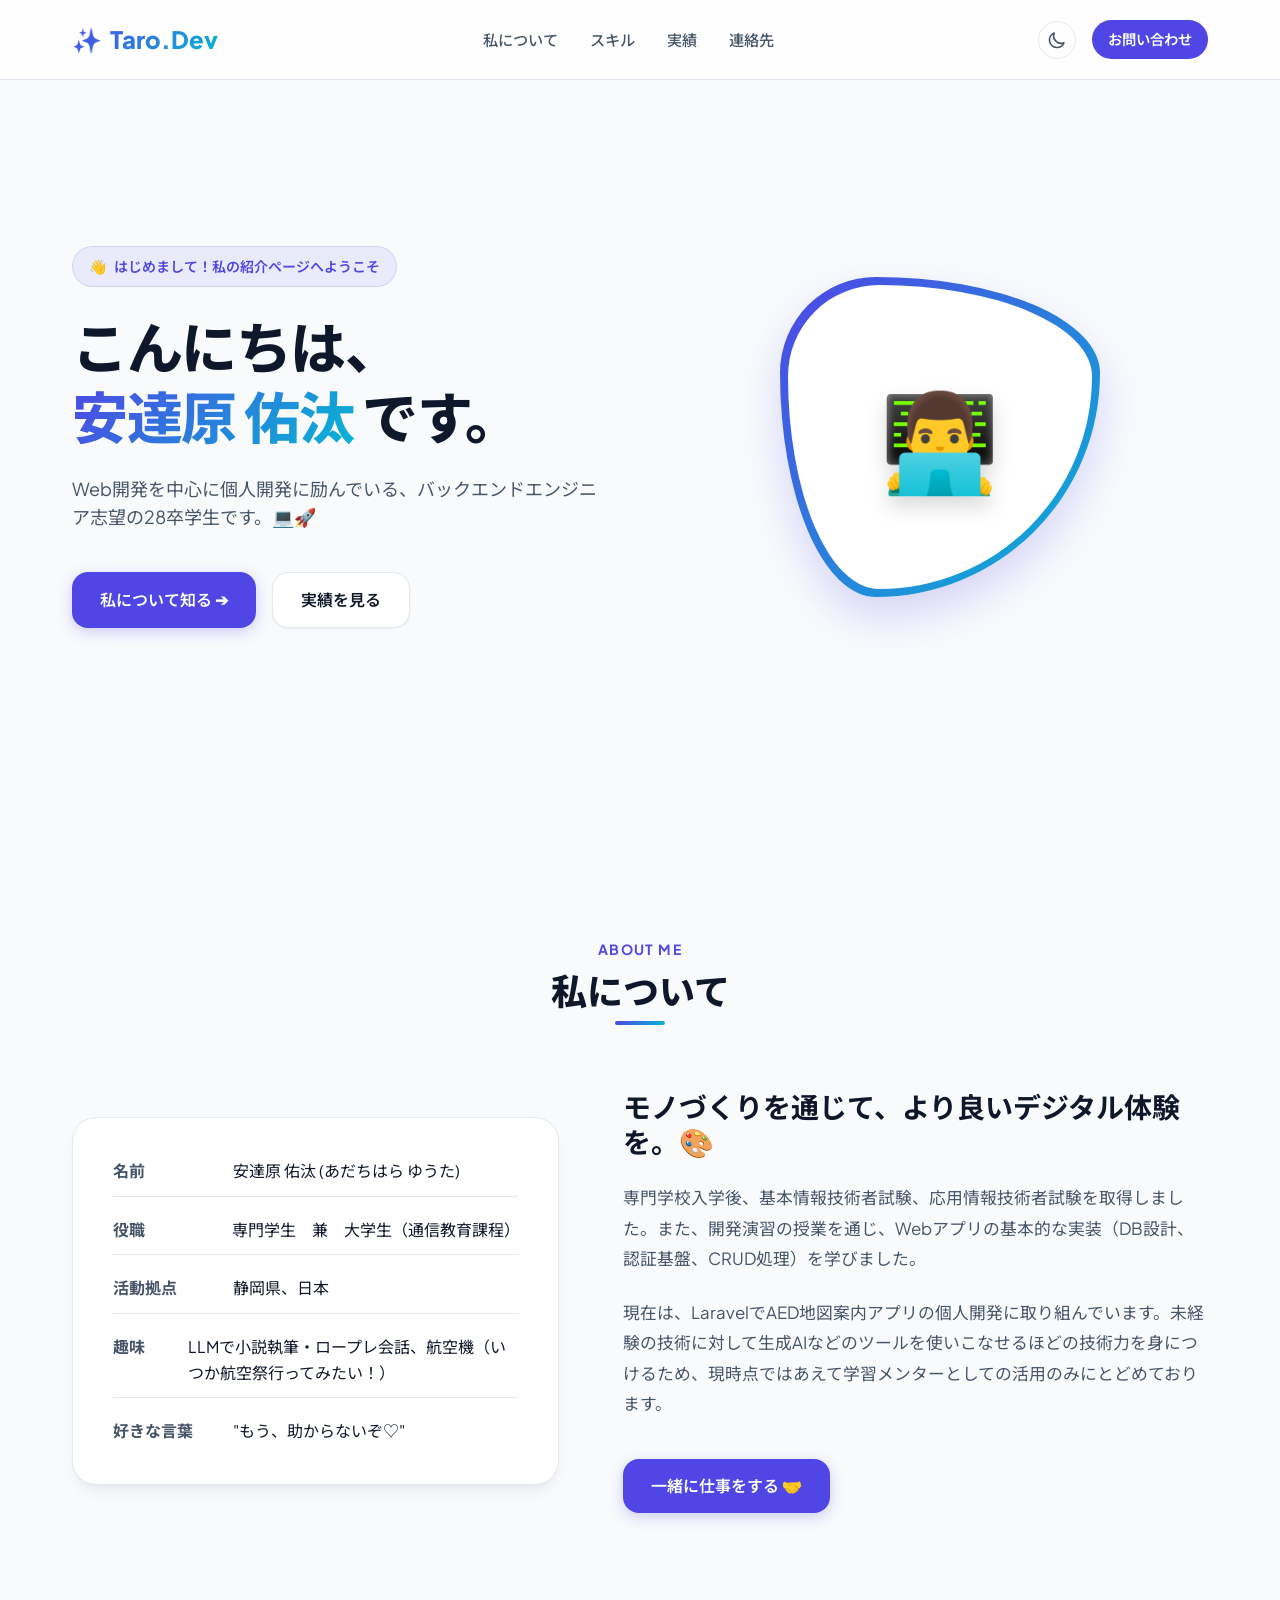
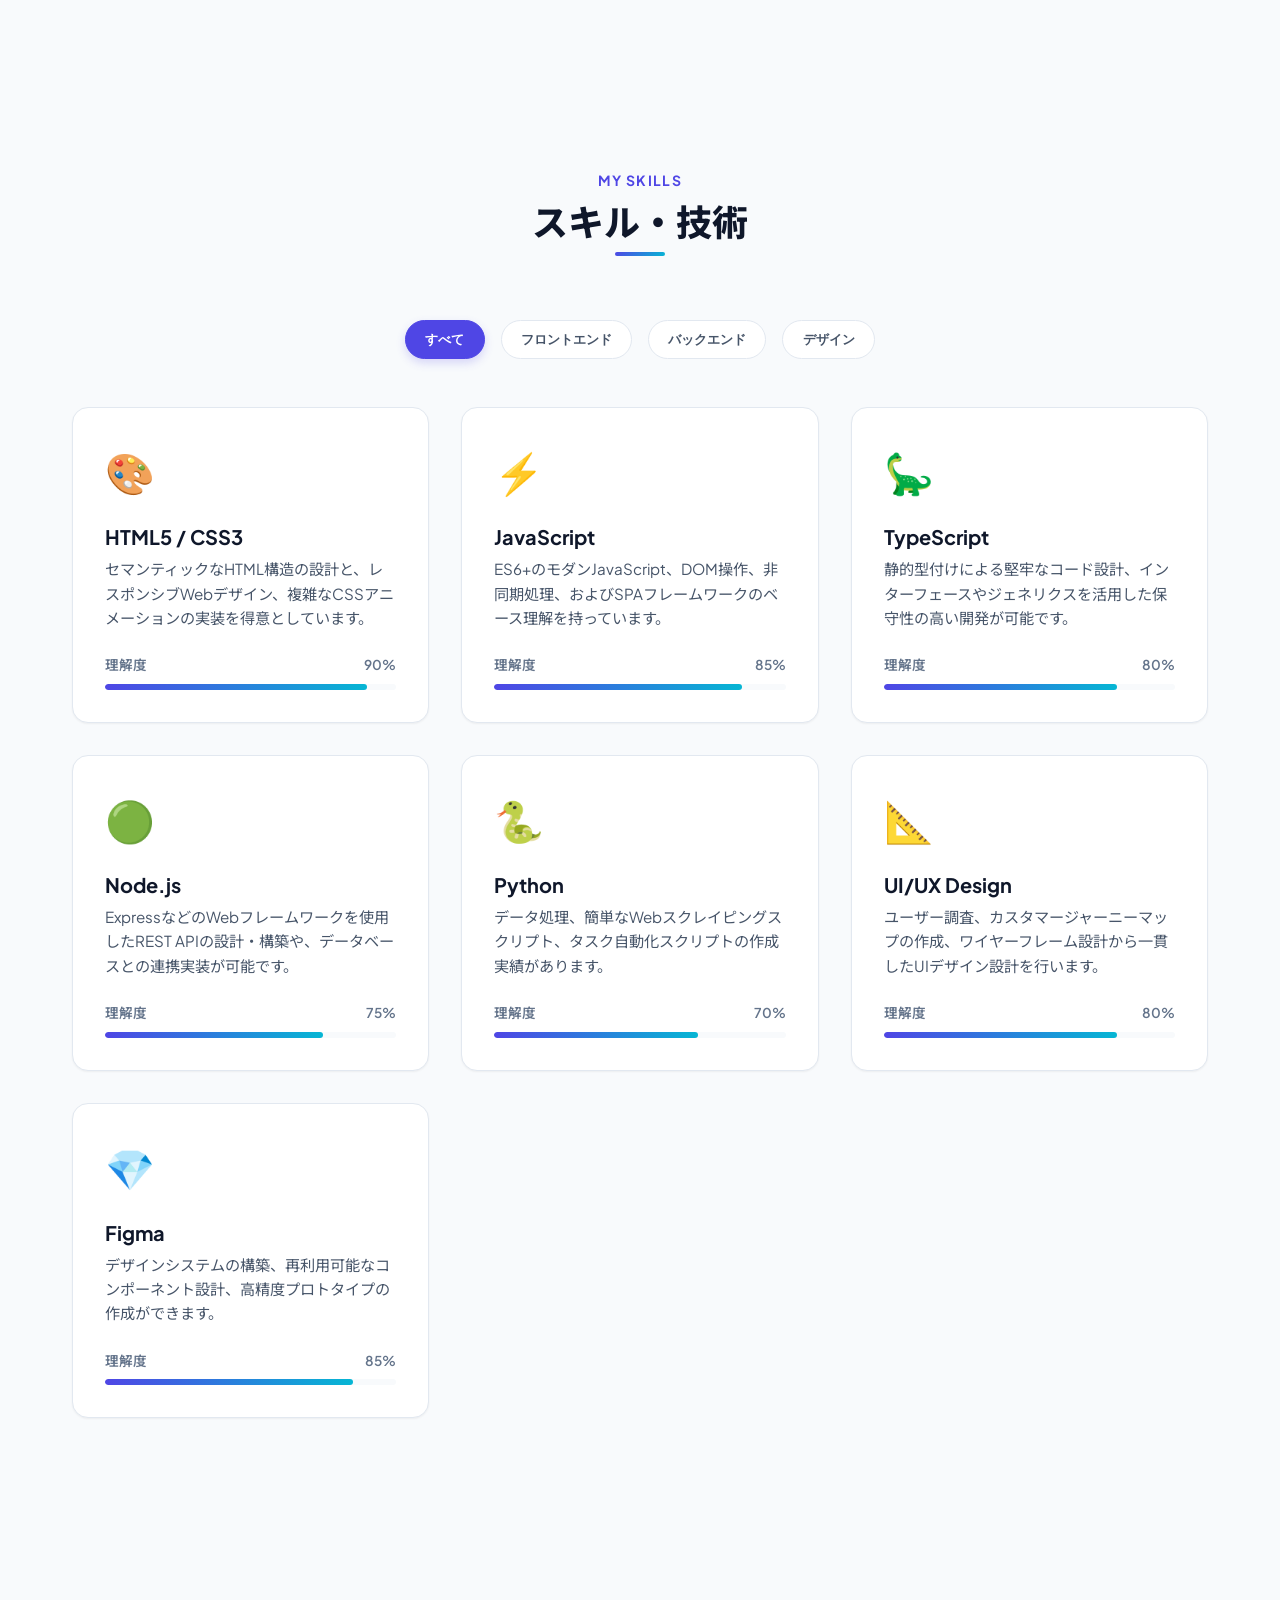
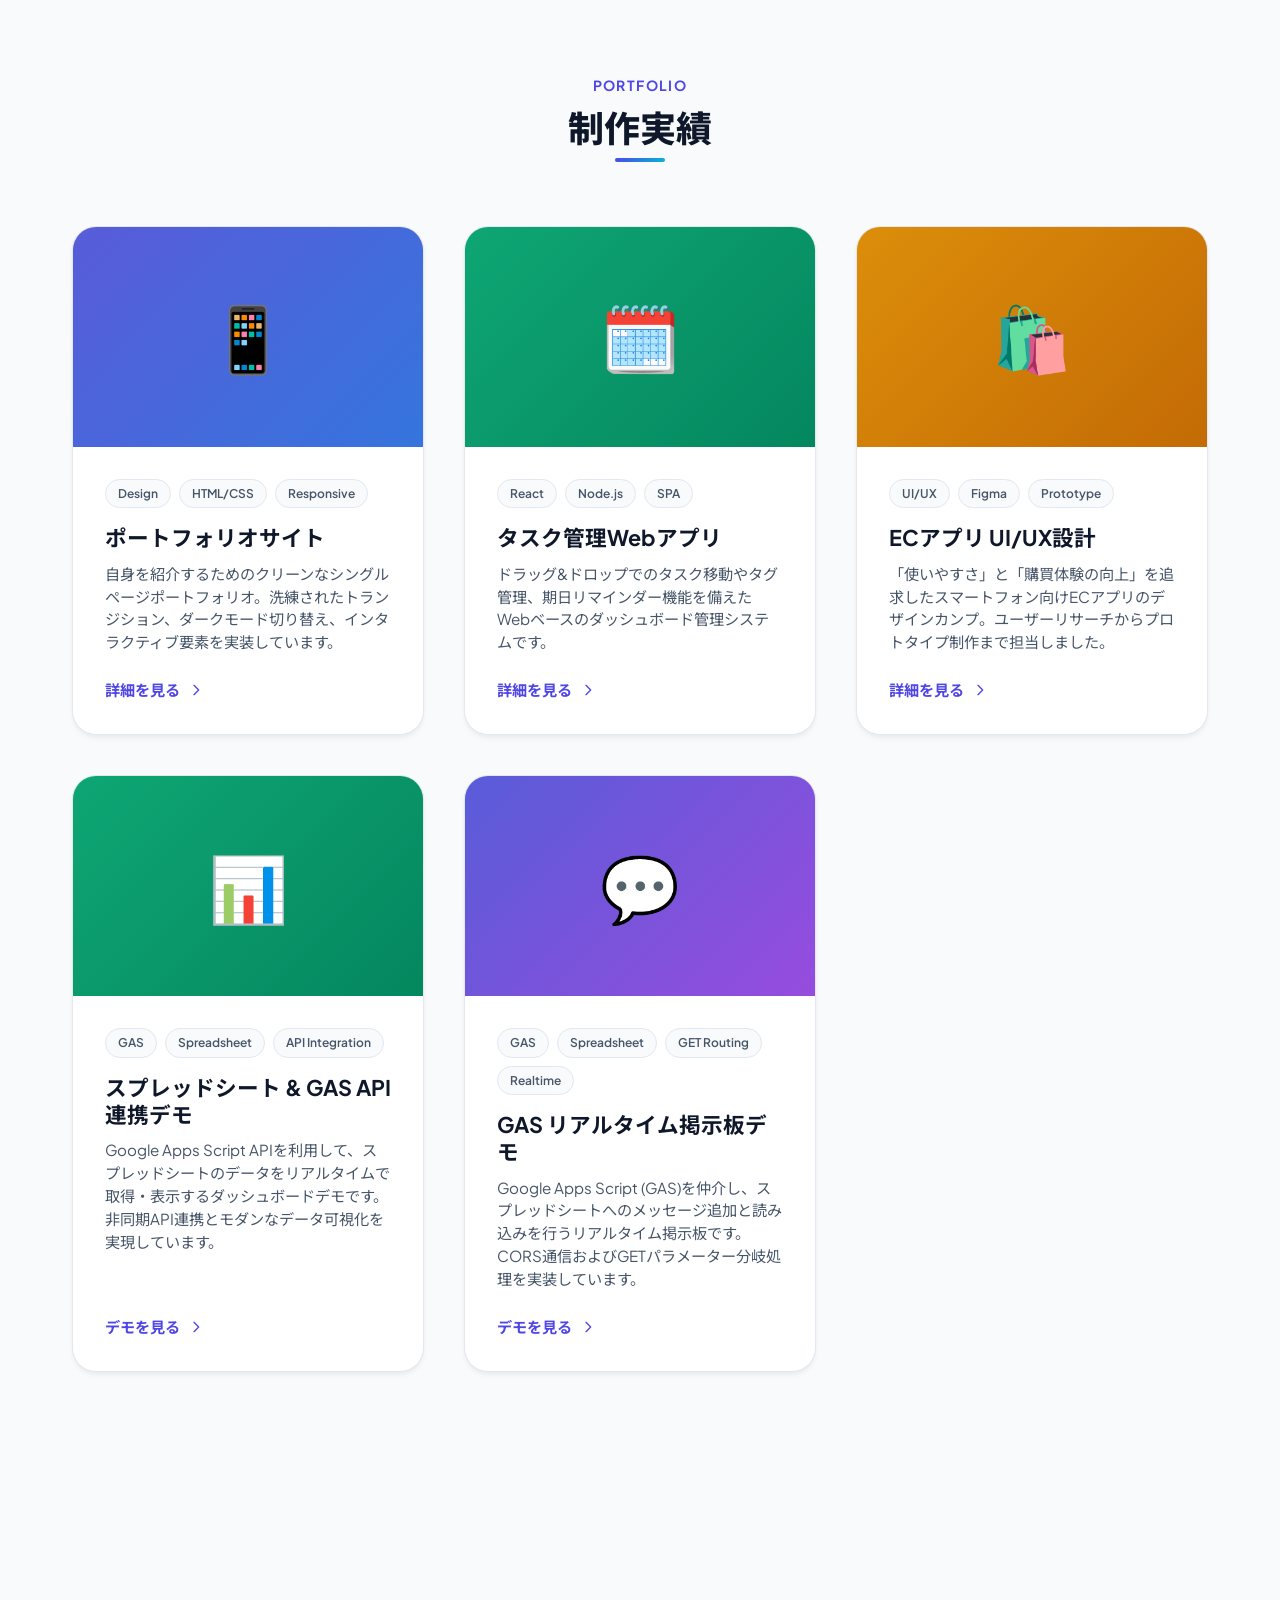
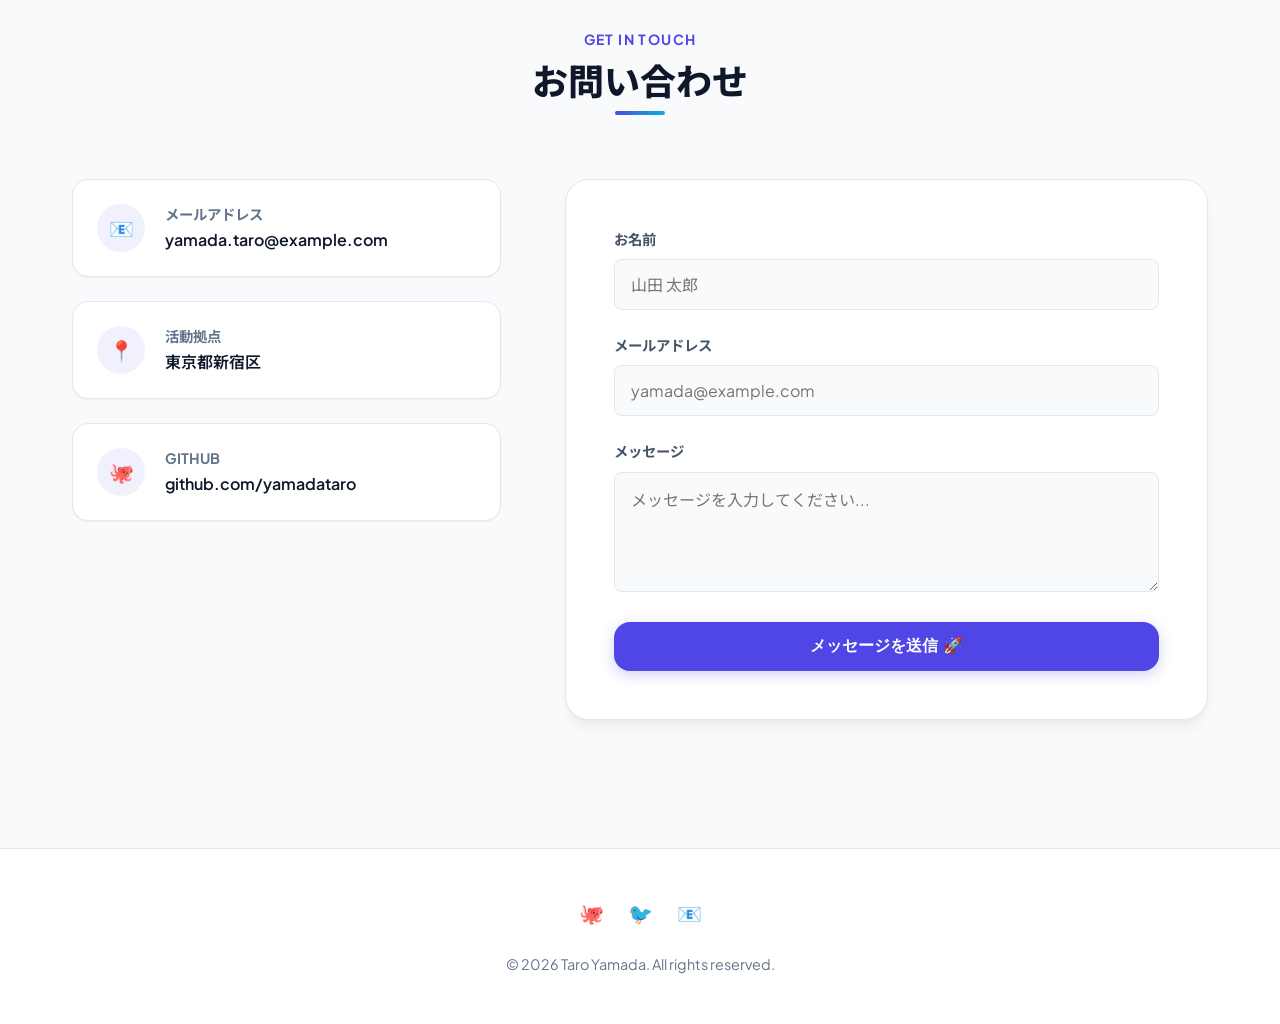
<file: public/index.html>
<!DOCTYPE html>
<html lang="ja">

<head>
    <meta charset="UTF-8">
    <meta name="viewport" content="width=device-width, initial-scale=1.0">
    <title>Taro Yamada | Portfolio & Self-Introduction</title>
    <meta name="description" content="安達原佑汰の自己紹介・ポートフォリオサイトです。Web開発や制作実績などを紹介しています。">

    <!-- Relatives Path to Style Sheet -->
    <link rel="stylesheet" href="./style.css">
</head>

<body>

    <!-- Navigation Bar -->
    <header>
        <div class="nav-container">
            <a href="#" class="logo" id="nav-logo">
                <span>✨</span> Taro.Dev
            </a>
            <ul class="nav-links">
                <li><a href="#about">私について</a></li>
                <li><a href="#skills">スキル</a></li>
                <li><a href="#works">実績</a></li>
                <li><a href="#contact">連絡先</a></li>
            </ul>
            <div class="nav-controls">
                <button id="theme-toggle" class="theme-toggle-btn" aria-label="テーマ切り替え">
                    <!-- Moon Icon -->
                    <svg class="moon-icon" fill="none" stroke="currentColor" viewBox="0 0 24 24"
                        xmlns="http://www.w3.org/2000/svg">
                        <path stroke-linecap="round" stroke-linejoin="round" stroke-width="2"
                            d="M20.354 15.354A9 9 0 018.646 3.646 9.003 9.003 0 0012 21a9.003 9.003 0 008.354-5.646z">
                        </path>
                    </svg>
                    <!-- Sun Icon -->
                    <svg class="sun-icon" fill="none" stroke="currentColor" viewBox="0 0 24 24"
                        xmlns="http://www.w3.org/2000/svg">
                        <path stroke-linecap="round" stroke-linejoin="round" stroke-width="2"
                            d="M12 3v1m0 16v1m9-9h-1M4 12H3m15.364-6.364l-.707.707M6.343 17.657l-.707.707m2.828-9.9a5 5 0 11-7.07 7.07 5 5 0 017.07-7.07z">
                        </path>
                    </svg>
                </button>
                <a href="#contact" class="btn btn-primary"
                    style="padding: 0.5rem 1rem; font-size: 0.9rem; border-radius: 9999px; box-shadow: none;">お問い合わせ</a>
            </div>
        </div>
    </header>

    <!-- Hero Section -->
    <section id="hero" class="hero">
        <div class="hero-content">
            <div class="hero-tag">
                <span>👋</span> はじめまして！私の紹介ページへようこそ
            </div>
            <h1 class="hero-title">
                こんにちは、<br>
                <span>安達原 佑汰</span> です。
            </h1>
            <p class="hero-description">
                Web開発を中心に個人開発に励んでいる、バックエンドエンジニア志望の28卒学生です。💻🚀
            </p>
            <div class="hero-buttons">
                <a href="#about" class="btn btn-primary">私について知る ➔</a>
                <a href="#works" class="btn btn-secondary">実績を見る</a>
            </div>
        </div>
        <div class="hero-visual">
            <div class="avatar-wrapper">
                <div class="avatar-inner">
                    <span class="avatar-emoji">👨‍💻</span>
                </div>
            </div>
        </div>
    </section>

    <!-- About Section -->
    <section id="about">
        <div class="section-header">
            <span class="section-subtitle">ABOUT ME</span>
            <h2 class="section-title">私について</h2>
        </div>
        <div class="about-grid">
            <div class="about-info-box">
                <ul class="about-details">
                    <li>
                        <span class="label">名前</span>
                        <span class="value">安達原 佑汰 (あだちはら ゆうた)</span>
                    </li>
                    <li>
                        <span class="label">役職</span>
                        <span class="value">専門学生　兼　大学生（通信教育課程）</span>
                    </li>
                    <li>
                        <span class="label">活動拠点</span>
                        <span class="value">静岡県、日本</span>
                    </li>
                    <li>
                        <span class="label">趣味</span>
                        <span class="value">LLMで小説執筆・ロープレ会話、航空機（いつか航空祭行ってみたい！）</span>
                    </li>
                    <li>
                        <span class="label">好きな言葉</span>
                        <span class="value">"もう、助からないぞ♡"</span>
                    </li>
                </ul>
            </div>
            <div class="about-text">
                <h3>モノづくりを通じて、より良いデジタル体験を。🎨</h3>
                <p>
                    専門学校入学後、基本情報技術者試験、応用情報技術者試験を取得しました。また、開発演習の授業を通じ、Webアプリの基本的な実装（DB設計、認証基盤、CRUD処理）を学びました。
                </p>
                <p>
                    現在は、LaravelでAED地図案内アプリの個人開発に取り組んでいます。未経験の技術に対して生成AIなどのツールを使いこなせるほどの技術力を身につけるため、現時点ではあえて学習メンターとしての活用のみにとどめております。
                </p>
                <a href="#contact" class="btn btn-primary" style="margin-top: 1rem;">一緒に仕事をする 🤝</a>
            </div>
        </div>
    </section>

    <!-- Skills Section -->
    <section id="skills">
        <div class="section-header">
            <span class="section-subtitle">MY SKILLS</span>
            <h2 class="section-title">スキル・技術</h2>
        </div>

        <!-- Filter Tabs -->
        <div class="skills-tabs">
            <button class="tab-btn active" data-filter="all">すべて</button>
            <button class="tab-btn" data-filter="frontend">フロントエンド</button>
            <button class="tab-btn" data-filter="backend">バックエンド</button>
            <button class="tab-btn" data-filter="design">デザイン</button>
        </div>

        <!-- Skills Grid -->
        <div class="skills-grid">

            <!-- Skill 1 -->
            <div class="skill-card" data-category="frontend">
                <div class="skill-icon">🎨</div>
                <h3>HTML5 / CSS3</h3>
                <p>セマンティックなHTML構造の設計と、レスポンシブWebデザイン、複雑なCSSアニメーションの実装を得意としています。</p>
                <div class="skill-level-wrapper">
                    <div class="skill-level-label">
                        <span>理解度</span>
                        <span>90%</span>
                    </div>
                    <div class="skill-bar-bg">
                        <div class="skill-bar-fill" data-level="90"></div>
                    </div>
                </div>
            </div>

            <!-- Skill 2 -->
            <div class="skill-card" data-category="frontend">
                <div class="skill-icon">⚡</div>
                <h3>JavaScript</h3>
                <p>ES6+のモダンJavaScript、DOM操作、非同期処理、およびSPAフレームワークのベース理解を持っています。</p>
                <div class="skill-level-wrapper">
                    <div class="skill-level-label">
                        <span>理解度</span>
                        <span>85%</span>
                    </div>
                    <div class="skill-bar-bg">
                        <div class="skill-bar-fill" data-level="85"></div>
                    </div>
                </div>
            </div>

            <!-- Skill 3 -->
            <div class="skill-card" data-category="frontend">
                <div class="skill-icon">🦕</div>
                <h3>TypeScript</h3>
                <p>静的型付けによる堅牢なコード設計、インターフェースやジェネリクスを活用した保守性の高い開発が可能です。</p>
                <div class="skill-level-wrapper">
                    <div class="skill-level-label">
                        <span>理解度</span>
                        <span>80%</span>
                    </div>
                    <div class="skill-bar-bg">
                        <div class="skill-bar-fill" data-level="80"></div>
                    </div>
                </div>
            </div>

            <!-- Skill 4 -->
            <div class="skill-card" data-category="backend">
                <div class="skill-icon">🟢</div>
                <h3>Node.js</h3>
                <p>ExpressなどのWebフレームワークを使用したREST APIの設計・構築や、データベースとの連携実装が可能です。</p>
                <div class="skill-level-wrapper">
                    <div class="skill-level-label">
                        <span>理解度</span>
                        <span>75%</span>
                    </div>
                    <div class="skill-bar-bg">
                        <div class="skill-bar-fill" data-level="75"></div>
                    </div>
                </div>
            </div>

            <!-- Skill 5 -->
            <div class="skill-card" data-category="backend">
                <div class="skill-icon">🐍</div>
                <h3>Python</h3>
                <p>データ処理、簡単なWebスクレイピングスクリプト、タスク自動化スクリプトの作成実績があります。</p>
                <div class="skill-level-wrapper">
                    <div class="skill-level-label">
                        <span>理解度</span>
                        <span>70%</span>
                    </div>
                    <div class="skill-bar-bg">
                        <div class="skill-bar-fill" data-level="70"></div>
                    </div>
                </div>
            </div>

            <!-- Skill 6 -->
            <div class="skill-card" data-category="design">
                <div class="skill-icon">📐</div>
                <h3>UI/UX Design</h3>
                <p>ユーザー調査、カスタマージャーニーマップの作成、ワイヤーフレーム設計から一貫したUIデザイン設計を行います。</p>
                <div class="skill-level-wrapper">
                    <div class="skill-level-label">
                        <span>理解度</span>
                        <span>80%</span>
                    </div>
                    <div class="skill-bar-bg">
                        <div class="skill-bar-fill" data-level="80"></div>
                    </div>
                </div>
            </div>

            <!-- Skill 7 -->
            <div class="skill-card" data-category="design">
                <div class="skill-icon">💎</div>
                <h3>Figma</h3>
                <p>デザインシステムの構築、再利用可能なコンポーネント設計、高精度プロトタイプの作成ができます。</p>
                <div class="skill-level-wrapper">
                    <div class="skill-level-label">
                        <span>理解度</span>
                        <span>85%</span>
                    </div>
                    <div class="skill-bar-bg">
                        <div class="skill-bar-fill" data-level="85"></div>
                    </div>
                </div>
            </div>

        </div>
    </section>

    <!-- Works Section -->
    <section id="works">
        <div class="section-header">
            <span class="section-subtitle">PORTFOLIO</span>
            <h2 class="section-title">制作実績</h2>
        </div>
        <div class="works-grid">

            <!-- Work 1 -->
            <div class="work-card">
                <div class="work-thumbnail" style="background: linear-gradient(135deg, #6366f1, #3b82f6);">
                    <span class="work-thumbnail-emoji">📱</span>
                </div>
                <div class="work-info">
                    <div class="work-tags">
                        <span class="work-tag">Design</span>
                        <span class="work-tag">HTML/CSS</span>
                        <span class="work-tag">Responsive</span>
                    </div>
                    <h3>ポートフォリオサイト</h3>
                    <p>自身を紹介するためのクリーンなシングルページポートフォリオ。洗練されたトランジション、ダークモード切り替え、インタラクティブ要素を実装しています。</p>
                    <a href="#" class="work-link">
                        詳細を見る
                        <svg fill="none" stroke="currentColor" viewBox="0 0 24 24" xmlns="http://www.w3.org/2000/svg">
                            <path stroke-linecap="round" stroke-linejoin="round" stroke-width="2" d="M9 5l7 7-7 7">
                            </path>
                        </svg>
                    </a>
                </div>
            </div>

            <!-- Work 2 -->
            <div class="work-card">
                <div class="work-thumbnail" style="background: linear-gradient(135deg, #10b981, #059669);">
                    <span class="work-thumbnail-emoji">🗓️</span>
                </div>
                <div class="work-info">
                    <div class="work-tags">
                        <span class="work-tag">React</span>
                        <span class="work-tag">Node.js</span>
                        <span class="work-tag">SPA</span>
                    </div>
                    <h3>タスク管理Webアプリ</h3>
                    <p>ドラッグ&ドロップでのタスク移動やタグ管理、期日リマインダー機能を備えたWebベースのダッシュボード管理システムです。</p>
                    <a href="#" class="work-link">
                        詳細を見る
                        <svg fill="none" stroke="currentColor" viewBox="0 0 24 24" xmlns="http://www.w3.org/2000/svg">
                            <path stroke-linecap="round" stroke-linejoin="round" stroke-width="2" d="M9 5l7 7-7 7">
                            </path>
                        </svg>
                    </a>
                </div>
            </div>

            <!-- Work 3 -->
            <div class="work-card">
                <div class="work-thumbnail" style="background: linear-gradient(135deg, #f59e0b, #d97706);">
                    <span class="work-thumbnail-emoji">🛍️</span>
                </div>
                <div class="work-info">
                    <div class="work-tags">
                        <span class="work-tag">UI/UX</span>
                        <span class="work-tag">Figma</span>
                        <span class="work-tag">Prototype</span>
                    </div>
                    <h3>ECアプリ UI/UX設計</h3>
                    <p>「使いやすさ」と「購買体験の向上」を追求したスマートフォン向けECアプリのデザインカンプ。ユーザーリサーチからプロトタイプ制作まで担当しました。</p>
                    <a href="#" class="work-link">
                        詳細を見る
                        <svg fill="none" stroke="currentColor" viewBox="0 0 24 24" xmlns="http://www.w3.org/2000/svg">
                            <path stroke-linecap="round" stroke-linejoin="round" stroke-width="2" d="M9 5l7 7-7 7">
                            </path>
                        </svg>
                    </a>
                </div>
            </div>

            <!-- Work 4 -->
            <div class="work-card">
                <div class="work-thumbnail" style="background: linear-gradient(135deg, #10b981, #059669);">
                    <span class="work-thumbnail-emoji">📊</span>
                </div>
                <div class="work-info">
                    <div class="work-tags">
                        <span class="work-tag">GAS</span>
                        <span class="work-tag">Spreadsheet</span>
                        <span class="work-tag">API Integration</span>
                    </div>
                    <h3>スプレッドシート & GAS API 連携デモ</h3>
                    <p>Google Apps Script APIを利用して、スプレッドシートのデータをリアルタイムで取得・表示するダッシュボードデモです。非同期API連携とモダンなデータ可視化を実現しています。</p>
                    <a href="gas.html" class="work-link">
                        デモを見る
                        <svg fill="none" stroke="currentColor" viewBox="0 0 24 24" xmlns="http://www.w3.org/2000/svg">
                            <path stroke-linecap="round" stroke-linejoin="round" stroke-width="2" d="M9 5l7 7-7 7">
                            </path>
                        </svg>
                    </a>
                </div>
            </div>

            <!-- Work 5 -->
            <div class="work-card">
                <div class="work-thumbnail" style="background: linear-gradient(135deg, #6366f1, #a855f7);">
                    <span class="work-thumbnail-emoji">💬</span>
                </div>
                <div class="work-info">
                    <div class="work-tags">
                        <span class="work-tag">GAS</span>
                        <span class="work-tag">Spreadsheet</span>
                        <span class="work-tag">GET Routing</span>
                        <span class="work-tag">Realtime</span>
                    </div>
                    <h3>GAS リアルタイム掲示板デモ</h3>
                    <p>Google Apps Script (GAS)を仲介し、スプレッドシートへのメッセージ追加と読み込みを行うリアルタイム掲示板です。CORS通信およびGETパラメーター分岐処理を実装しています。</p>
                    <a href="keijiban.html" class="work-link">
                        デモを見る
                        <svg fill="none" stroke="currentColor" viewBox="0 0 24 24" xmlns="http://www.w3.org/2000/svg">
                            <path stroke-linecap="round" stroke-linejoin="round" stroke-width="2" d="M9 5l7 7-7 7">
                            </path>
                        </svg>
                    </a>
                </div>
            </div>

        </div>
    </section>

    <!-- Contact Section -->
    <section id="contact">
        <div class="section-header">
            <span class="section-subtitle">GET IN TOUCH</span>
            <h2 class="section-title">お問い合わせ</h2>
        </div>
        <div class="contact-container">
            <div class="contact-info-cards">

                <!-- Info Card 1 -->
                <div class="contact-card">
                    <div class="contact-icon-wrapper">📧</div>
                    <div>
                        <h4>メールアドレス</h4>
                        <p><a href="mailto:yamada.taro@example.com">yamada.taro@example.com</a></p>
                    </div>
                </div>

                <!-- Info Card 2 -->
                <div class="contact-card">
                    <div class="contact-icon-wrapper">📍</div>
                    <div>
                        <h4>活動拠点</h4>
                        <p>東京都新宿区</p>
                    </div>
                </div>

                <!-- Info Card 3 -->
                <div class="contact-card">
                    <div class="contact-icon-wrapper">🐙</div>
                    <div>
                        <h4>GitHub</h4>
                        <p><a href="https://github.com" target="_blank"
                                rel="noopener noreferrer">github.com/yamadataro</a></p>
                    </div>
                </div>

            </div>

            <div class="contact-form-wrapper">
                <form id="contact-form">
                    <div class="form-group">
                        <label for="name">お名前</label>
                        <input type="text" id="name" class="form-control" placeholder="山田 太郎" required>
                    </div>
                    <div class="form-group">
                        <label for="email">メールアドレス</label>
                        <input type="email" id="email" class="form-control" placeholder="yamada@example.com" required>
                    </div>
                    <div class="form-group">
                        <label for="message">メッセージ</label>
                        <textarea id="message" class="form-control" placeholder="メッセージを入力してください..." required></textarea>
                    </div>
                    <button type="submit" class="btn btn-primary form-submit-btn">メッセージを送信 🚀</button>
                    <div id="form-status" class="form-status"></div>
                </form>
            </div>
        </div>
    </section>

    <!-- Footer -->
    <footer>
        <div class="footer-content">
            <div class="footer-socials">
                <a href="https://github.com" target="_blank" rel="noopener noreferrer" class="social-link"
                    aria-label="GitHub">🐙</a>
                <a href="https://twitter.com" target="_blank" rel="noopener noreferrer" class="social-link"
                    aria-label="Twitter">🐦</a>
                <a href="mailto:yamada.taro@example.com" class="social-link" aria-label="Email">📧</a>
            </div>
            <p class="copyright">&copy; 2026 Taro Yamada. All rights reserved.</p>
        </div>
    </footer>

    <!-- Relatives Path to JavaScript -->
    <script src="./script.js"></script>
</body>

</html>
</file>
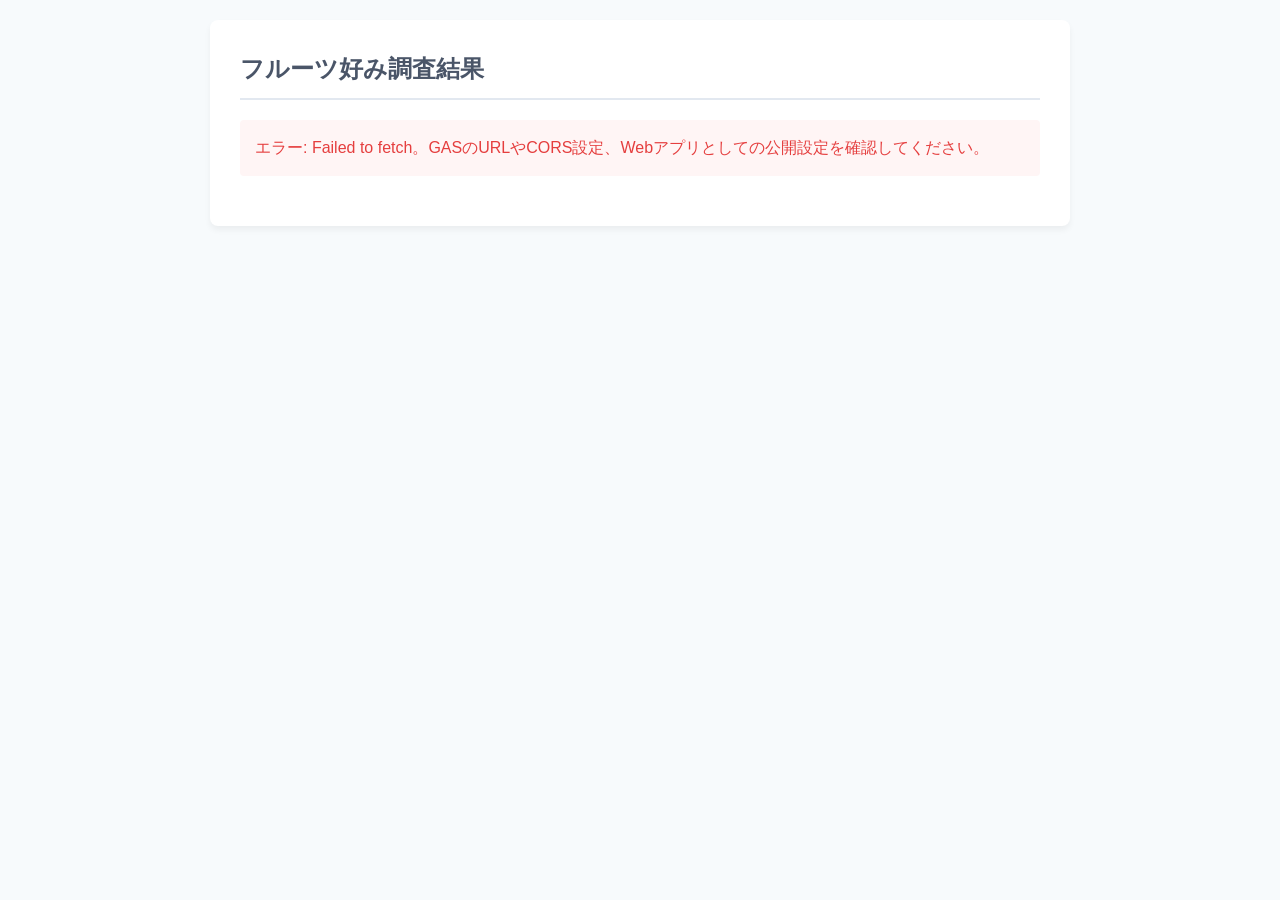
<file: public/gas.html>
<!DOCTYPE html>
<html lang="ja">

<head>
    <meta charset="UTF-8">
    <meta name="viewport" content="width=device-width, initial-scale=1.0">
    <title>フルーツ好み一覧</title>
    <style>
        :root {
            --primary-color: #4a5568;
            --bg-color: #f7fafc;
            --border-color: #e2e8f0;
        }

        body {
            font-family: 'Helvetica Neue', Arial, 'Hiragino Kaku Gothic ProN', 'Hiragino Sans', Meiryo, sans-serif;
            background-color: var(--bg-color);
            color: #2d3748;
            line-height: 1.6;
            margin: 0;
            padding: 20px;
            display: flex;
            justify-content: center;
        }

        .container {
            width: 100%;
            max-width: 800px;
            background: #fff;
            padding: 30px;
            border-radius: 8px;
            box-shadow: 0 4px 6px rgba(0, 0, 0, 0.05);
        }

        h1 {
            font-size: 24px;
            color: var(--primary-color);
            margin-top: 0;
            margin-bottom: 20px;
            border-bottom: 2px solid var(--border-color);
            padding-bottom: 10px;
        }

        .table-container {
            overflow-x: auto;
        }

        table {
            width: 100%;
            border-collapse: collapse;
            text-align: left;
        }

        th,
        td {
            padding: 12px 15px;
            border-bottom: 1px solid var(--border-color);
        }

        th {
            background-color: #edf2f7;
            color: var(--primary-color);
            font-weight: bold;
        }

        tr:hover {
            background-color: #f8fafc;
        }

        .status {
            display: inline-block;
            padding: 2px 8px;
            border-radius: 4px;
            font-size: 14px;
            font-weight: bold;
        }

        .status-like {
            background-color: #e6fffa;
            color: #234e52;
        }

        .status-dislike {
            background-color: #fff5f5;
            color: #742a2a;
        }

        #loading {
            text-align: center;
            color: #718096;
            font-style: italic;
            padding: 20px;
        }

        #error-message {
            color: #e53e3e;
            background-color: #fff5f5;
            padding: 15px;
            border-radius: 4px;
            margin-bottom: 20px;
            display: none;
        }
    </style>
</head>

<body>

    <div class="container">
        <h1>フルーツ好み調査結果</h1>

        <div id="error-message"></div>
        <div id="loading">データを読み込み中...</div>

        <div class="table-container">
            <table id="data-table" style="display: none;">
                <thead>
                    <tr>
                        <th>フルーツの種類</th>
                        <th>好き / 嫌い</th>
                        <th>理由</th>
                    </tr>
                </thead>
                <tbody id="table-body">
                </tbody>
            </table>
        </div>
    </div>

    <script>
        // ⚠️ あなたがデプロイした GAS の「ウェブアプリのURL」に差し替えてください
        const GAS_API_URL = 'https://script.google.com/macros/s/AKfycbw0HxOgLw-4pMcdw-_vA5aKgpC3eApNHvH0R6Tzci_xMTfnG3bEtodYH09eTbGRi_N2/exec';

        async function fetchFruitData() {
            const loadingEl = document.getElementById('loading');
            const tableEl = document.getElementById('data-table');
            const tbodyEl = document.getElementById('table-body');
            const errorEl = document.getElementById('error-message');

            try {
                const response = await fetch(GAS_API_URL);
                if (!response.ok) {
                    throw new Error('データの取得に失敗しました。');
                }

                const data = await response.json();

                // テーブルを生成
                data.forEach(row => {
                    // row: ["りんご", "嫌い", "甘いから"]
                    if (row.length >= 3) {
                        const tr = document.createElement('tr');

                        // フルーツ名
                        const tdName = document.createElement('td');
                        tdName.textContent = row[0];
                        tr.appendChild(tdName);

                        // 好き嫌い (見た目を少しリッチに)
                        const tdStatus = document.createElement('td');
                        const statusSpan = document.createElement('span');
                        statusSpan.textContent = row[1];
                        statusSpan.classList.add('status');
                        if (row[1] === '好き') {
                            statusSpan.classList.add('status-like');
                        } else if (row[1] === '嫌い') {
                            statusSpan.classList.add('status-dislike');
                        }
                        tdStatus.appendChild(statusSpan);
                        tr.appendChild(tdStatus);

                        // 原因・理由
                        const tdReason = document.createElement('td');
                        tdReason.textContent = row[2];
                        tr.appendChild(tdReason);

                        tbodyEl.appendChild(tr);
                    }
                });

                // 表示の切り替え
                loadingEl.style.display = 'none';
                tableEl.style.display = 'table';

            } catch (error) {
                console.error(error);
                loadingEl.style.display = 'none';
                errorEl.textContent = `エラー: ${error.message}。GASのURLやCORS設定、Webアプリとしての公開設定を確認してください。`;
                errorEl.style.display = 'block';
            }
        }

        // 画面読み込み時に実行
        window.addEventListener('DOMContentLoaded', fetchFruitData);
    </script>

</body>

</html>
</file>
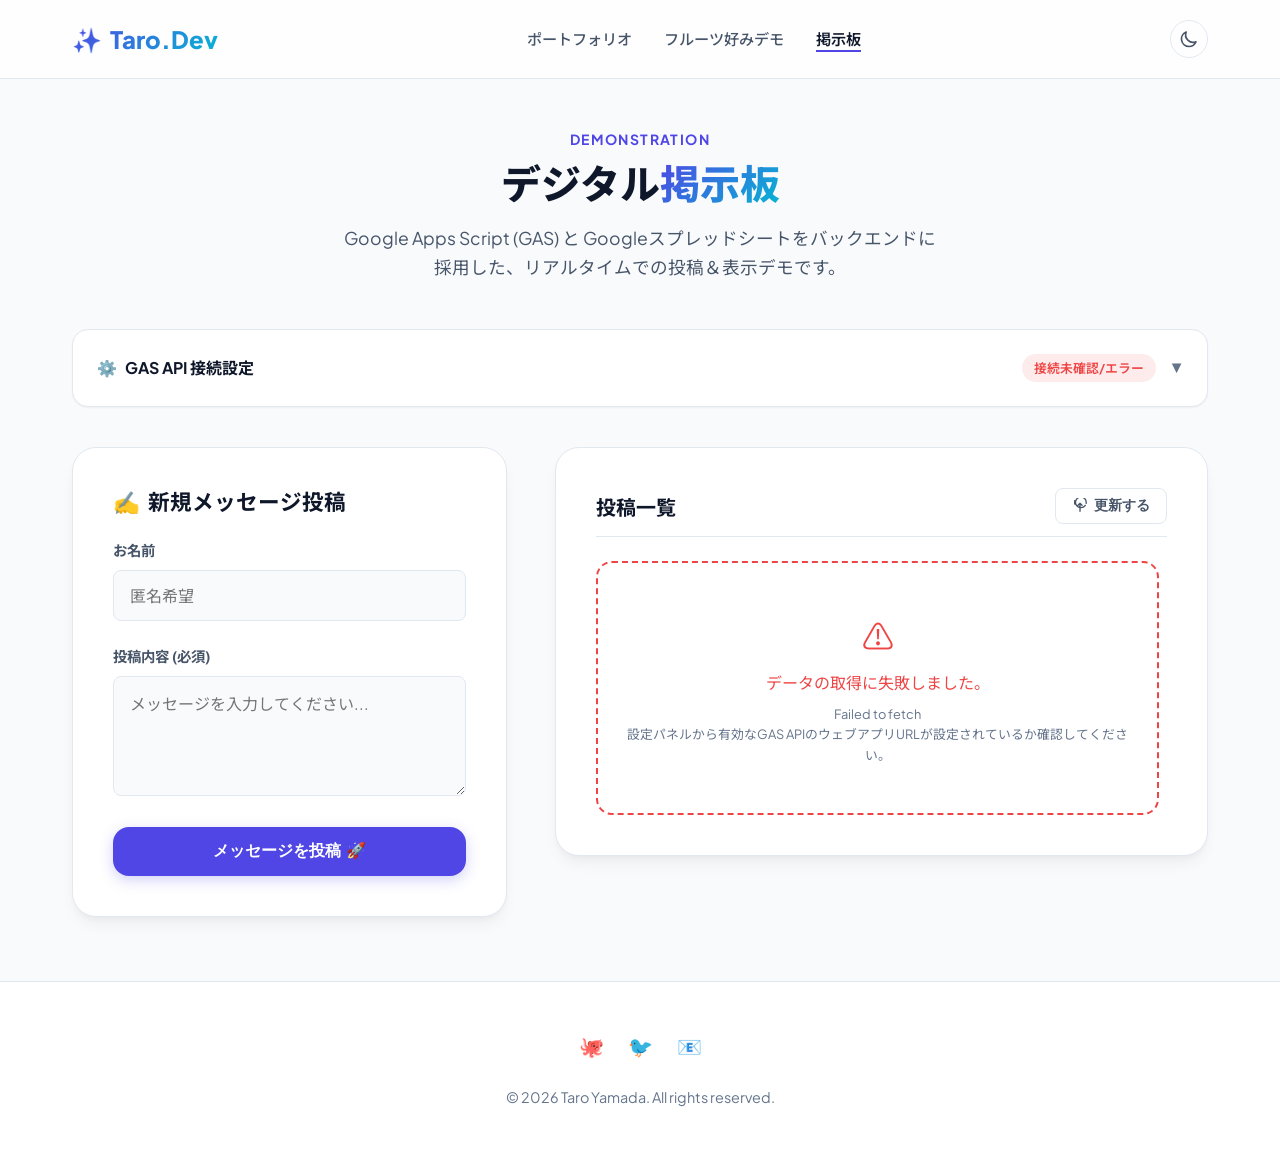
<file: public/keijiban.html>
<!DOCTYPE html>
<html lang="ja">

<head>
    <meta charset="UTF-8">
    <meta name="viewport" content="width=device-width, initial-scale=1.0">
    <title>デジタル掲示板 | GAS & Spreadsheet デモ</title>
    <meta name="description" content="Google Apps Scriptとスプレッドシートをバックエンドに採用した、リアルタイム掲示板デモです。">

    <!-- Stylesheet -->
    <link rel="stylesheet" href="./style.css">
    
    <style>
        /* Custom Keijiban layout styles using Design System tokens */
        .keijiban-container {
            max-width: var(--max-width);
            margin: 0 auto;
            padding: 8rem 2rem 4rem;
            min-height: 85vh;
        }

        .keijiban-header {
            margin-bottom: 3rem;
            text-align: center;
        }

        .keijiban-subtitle {
            color: var(--accent-primary);
            font-size: 0.875rem;
            font-weight: 700;
            text-transform: uppercase;
            letter-spacing: 0.1em;
            margin-bottom: 0.5rem;
            display: block;
        }

        .keijiban-title {
            font-size: 2.5rem;
            font-weight: 800;
            margin-bottom: 1rem;
        }

        .keijiban-title span {
            background: linear-gradient(135deg, var(--accent-primary), var(--accent-secondary));
            -webkit-background-clip: text;
            -webkit-text-fill-color: transparent;
        }

        .keijiban-description {
            color: var(--text-secondary);
            font-size: 1.1rem;
            max-width: 600px;
            margin: 0 auto;
        }

        /* Config Panel */
        .config-panel {
            background-color: var(--bg-secondary);
            border: 1px solid var(--border-color);
            border-radius: var(--radius-md);
            padding: 1.5rem;
            margin-bottom: 2.5rem;
            box-shadow: var(--shadow-sm);
            transition: all var(--transition-normal);
        }

        .config-header {
            display: flex;
            justify-content: space-between;
            align-items: center;
            cursor: pointer;
            user-select: none;
        }

        .config-title {
            font-size: 1rem;
            font-weight: 700;
            display: flex;
            align-items: center;
            gap: 0.5rem;
        }

        .config-status {
            font-size: 0.8rem;
            font-weight: 600;
            padding: 0.25rem 0.75rem;
            border-radius: 9999px;
            background-color: var(--border-color);
            color: var(--text-secondary);
            transition: all var(--transition-fast);
        }

        .status-success {
            background-color: rgba(16, 185, 129, 0.1);
            color: var(--success);
        }

        .status-error {
            background-color: rgba(239, 68, 68, 0.1);
            color: #ef4444;
        }

        .config-body {
            margin-top: 1.25rem;
            display: none;
            animation: slideDown 0.3s ease-out forwards;
        }

        .config-body.active {
            display: block;
        }

        @keyframes slideDown {
            from {
                opacity: 0;
                transform: translateY(-10px);
            }

            to {
                opacity: 1;
                transform: translateY(0);
            }
        }

        .config-row {
            display: flex;
            gap: 1rem;
            align-items: center;
            flex-wrap: wrap;
        }

        .config-row .form-control {
            flex: 1;
            min-width: 250px;
        }

        /* Layout Grid */
        .keijiban-grid {
            display: grid;
            grid-template-columns: 1fr 1.5fr;
            gap: 3rem;
            align-items: start;
        }

        @media (max-width: 992px) {
            .keijiban-grid {
                grid-template-columns: 1fr;
            }
        }

        /* Board Card */
        .board-card {
            background-color: var(--bg-secondary);
            border: 1px solid var(--border-color);
            border-radius: var(--radius-lg);
            padding: 2.5rem;
            box-shadow: var(--shadow-lg);
            transition: all var(--transition-normal);
        }

        .board-card:hover {
            box-shadow: var(--shadow-xl);
        }

        .board-card h3 {
            font-size: 1.35rem;
            margin-bottom: 1.5rem;
            display: flex;
            align-items: center;
            gap: 0.5rem;
        }

        /* Active Navigation Link Override */
        .nav-links a.active {
            color: var(--text-primary);
            font-weight: 600;
        }

        .nav-links a.active::after {
            width: 100%;
        }

        /* Message Cards Header */
        .posts-list-header {
            display: flex;
            justify-content: space-between;
            align-items: center;
            margin-bottom: 1.5rem;
            border-bottom: 1px solid var(--border-color);
            padding-bottom: 0.75rem;
        }

        .posts-list-title {
            font-size: 1.25rem;
            font-weight: 700;
            color: var(--text-primary);
        }

        .refresh-btn {
            background: none;
            border: 1px solid var(--border-color);
            color: var(--text-secondary);
            cursor: pointer;
            padding: 0.5rem 1rem;
            border-radius: var(--radius-sm);
            font-size: 0.875rem;
            font-weight: 600;
            display: flex;
            align-items: center;
            gap: 0.35rem;
            transition: all var(--transition-fast);
        }

        .refresh-btn:hover {
            background-color: var(--bg-primary);
            color: var(--text-primary);
            border-color: var(--text-secondary);
        }

        .refresh-btn svg {
            width: 16px;
            height: 16px;
            transition: transform 0.5s ease;
        }

        .refresh-btn:active svg {
            transform: rotate(360deg);
        }

        .posts-container {
            display: flex;
            flex-direction: column;
            gap: 1.25rem;
            max-height: 600px;
            overflow-y: auto;
            padding-right: 0.5rem;
        }

        /* Scrollbar Styling */
        .posts-container::-webkit-scrollbar {
            width: 6px;
        }

        .posts-container::-webkit-scrollbar-track {
            background: transparent;
        }

        .posts-container::-webkit-scrollbar-thumb {
            background-color: var(--border-color);
            border-radius: 9999px;
        }

        .post-item {
            display: flex;
            gap: 1rem;
            padding: 1.5rem;
            background-color: var(--bg-primary);
            border: 1px solid var(--border-color);
            border-radius: var(--radius-md);
            transition: all var(--transition-normal);
            animation: fadeInPost 0.4s cubic-bezier(0.16, 1, 0.3, 1) forwards;
        }

        .post-item:hover {
            transform: translateY(-2px);
            box-shadow: var(--shadow-md);
            border-color: rgba(79, 70, 229, 0.2);
        }

        @keyframes fadeInPost {
            from {
                opacity: 0;
                transform: translateY(15px);
            }

            to {
                opacity: 1;
                transform: translateY(0);
            }
        }

        .avatar {
            width: 42px;
            height: 42px;
            border-radius: 50%;
            background: linear-gradient(135deg, var(--accent-primary), var(--accent-secondary));
            color: #ffffff;
            font-weight: 700;
            font-size: 1.1rem;
            display: flex;
            align-items: center;
            justify-content: center;
            flex-shrink: 0;
            box-shadow: 0 4px 10px rgba(79, 70, 229, 0.15);
            user-select: none;
        }

        .post-content-wrapper {
            flex: 1;
            min-width: 0;
        }

        .post-meta {
            display: flex;
            justify-content: space-between;
            align-items: baseline;
            margin-bottom: 0.35rem;
            gap: 0.5rem;
        }

        .post-author {
            font-weight: 700;
            color: var(--text-primary);
            font-size: 0.95rem;
            white-space: nowrap;
            overflow: hidden;
            text-overflow: ellipsis;
        }

        .post-time {
            font-size: 0.75rem;
            color: var(--text-muted);
        }

        .post-body {
            color: var(--text-secondary);
            font-size: 0.925rem;
            line-height: 1.5;
            white-space: pre-wrap;
            word-break: break-all;
        }

        /* States */
        .empty-state {
            text-align: center;
            padding: 3rem 1.5rem;
            color: var(--text-muted);
            border: 2px dashed var(--border-color);
            border-radius: var(--radius-md);
        }

        .empty-icon {
            font-size: 2rem;
            margin-bottom: 0.5rem;
        }

        .loader {
            display: flex;
            flex-direction: column;
            align-items: center;
            justify-content: center;
            padding: 4rem 2rem;
            color: var(--text-muted);
            gap: 1rem;
        }

        .spinner {
            width: 32px;
            height: 32px;
            border: 3px solid var(--border-color);
            border-top-color: var(--accent-primary);
            border-radius: 50%;
            animation: spin 1s linear infinite;
        }

        @keyframes spin {
            to {
                transform: rotate(360deg);
            }
        }

        .alert {
            padding: 1rem 1.25rem;
            border-radius: var(--radius-sm);
            margin-bottom: 1.5rem;
            font-size: 0.9rem;
            font-weight: 500;
            display: none;
            animation: fadeInPost 0.3s ease-out forwards;
        }

        .alert-success {
            background-color: rgba(16, 185, 129, 0.1);
            color: var(--success);
            border: 1px solid rgba(16, 185, 129, 0.2);
        }

        .alert-error {
            background-color: rgba(239, 68, 68, 0.1);
            color: #ef4444;
            border: 1px solid rgba(239, 68, 68, 0.2);
        }
    </style>
</head>

<body>

    <!-- Navigation Bar -->
    <header>
        <div class="nav-container">
            <a href="index.html" class="logo" id="nav-logo">
                <span>✨</span> Taro.Dev
            </a>
            <ul class="nav-links">
                <li><a href="index.html">ポートフォリオ</a></li>
                <li><a href="gas.html">フルーツ好みデモ</a></li>
                <li><a href="#" class="active">掲示板</a></li>
            </ul>
            <div class="nav-controls">
                <button id="theme-toggle" class="theme-toggle-btn" aria-label="テーマ切り替え">
                    <!-- Moon Icon -->
                    <svg class="moon-icon" fill="none" stroke="currentColor" viewBox="0 0 24 24"
                        xmlns="http://www.w3.org/2000/svg">
                        <path stroke-linecap="round" stroke-linejoin="round" stroke-width="2"
                            d="M20.354 15.354A9 9 0 018.646 3.646 9.003 9.003 0 0012 21a9.003 9.003 0 008.354-5.646z">
                        </path>
                    </svg>
                    <!-- Sun Icon -->
                    <svg class="sun-icon" fill="none" stroke="currentColor" viewBox="0 0 24 24"
                        xmlns="http://www.w3.org/2000/svg">
                        <path stroke-linecap="round" stroke-linejoin="round" stroke-width="2"
                            d="M12 3v1m0 16v1m9-9h-1M4 12H3m15.364-6.364l-.707.707M6.343 17.657l-.707.707m2.828-9.9a5 5 0 11-7.07 7.07 5 5 0 017.07-7.07z">
                        </path>
                    </svg>
                </button>
            </div>
        </div>
    </header>

    <!-- Main Content -->
    <main class="keijiban-container">
        <div class="keijiban-header">
            <span class="keijiban-subtitle">DEMONSTRATION</span>
            <h1 class="keijiban-title">デジタル<span>掲示板</span></h1>
            <p class="keijiban-description">
                Google Apps Script (GAS) と Googleスプレッドシートをバックエンドに採用した、リアルタイムでの投稿＆表示デモです。
            </p>
        </div>

        <!-- Connection Settings Panel -->
        <div class="config-panel">
            <div class="config-header" id="config-header">
                <div class="config-title">
                    <span>⚙️</span> GAS API 接続設定
                </div>
                <div style="display: flex; align-items: center; gap: 1rem;">
                    <span id="config-status" class="config-status">接続状態の確認中...</span>
                    <span id="toggle-icon" style="font-size: 0.8rem; color: var(--text-muted);">▼</span>
                </div>
            </div>
            <div class="config-body" id="config-body">
                <p style="font-size: 0.85rem; color: var(--text-secondary); margin-bottom: 0.75rem;">
                    ご自身でデプロイした GAS ウェブアプリのURLを入力することで、実際の動作をご確認いただけます。
                </p>
                <div class="config-row">
                    <input type="url" id="gas-url-input" class="form-control" placeholder="https://script.google.com/macros/s/.../exec">
                    <button id="save-url-btn" class="btn btn-secondary" style="padding: 0.75rem 1.5rem; font-size: 0.9rem;">設定を保存 💾</button>
                </div>
            </div>
        </div>

        <!-- Alert Display -->
        <div id="form-alert" class="alert"></div>

        <div class="keijiban-grid">
            <!-- Left Side: Form -->
            <div class="board-card">
                <h3><span>✍️</span> 新規メッセージ投稿</h3>
                <form id="post-form">
                    <div class="form-group">
                        <label for="post-name">お名前</label>
                        <input type="text" id="post-name" class="form-control" placeholder="匿名希望" maxlength="20">
                    </div>
                    <div class="form-group">
                        <label for="post-message">投稿内容 (必須)</label>
                        <textarea id="post-message" class="form-control" placeholder="メッセージを入力してください..." required></textarea>
                    </div>
                    <button type="submit" class="btn btn-primary form-submit-btn" style="width: 100%;">
                        メッセージを投稿 🚀
                    </button>
                </form>
            </div>

            <!-- Right Side: Message List -->
            <div class="board-card">
                <div class="posts-list-header">
                    <h2 class="posts-list-title">投稿一覧</h2>
                    <button id="refresh-btn" class="refresh-btn" aria-label="タイムライン更新">
                        <svg fill="none" stroke="currentColor" viewBox="0 0 24 24" xmlns="http://www.w3.org/2000/svg">
                            <path stroke-linecap="round" stroke-linejoin="round" stroke-width="2"
                                d="M4 4v5h.582m15.356 2A8.001 8.001 0 1121.21 7.89M9 11l3-3 3 3m-3-3v12">
                            </path>
                        </svg>
                        更新する
                    </button>
                </div>

                <div id="posts-container" class="posts-container">
                    <!-- Loaded dynamically -->
                    <div class="loader">
                        <div class="spinner"></div>
                        <p>投稿データを取得しています...</p>
                    </div>
                </div>
            </div>
        </div>
    </main>

    <!-- Footer -->
    <footer>
        <div class="footer-content">
            <div class="footer-socials">
                <a href="https://github.com" target="_blank" rel="noopener noreferrer" class="social-link"
                    aria-label="GitHub">🐙</a>
                <a href="https://twitter.com" target="_blank" rel="noopener noreferrer" class="social-link"
                    aria-label="Twitter">🐦</a>
                <a href="mailto:yamada.taro@example.com" class="social-link" aria-label="Email">📧</a>
            </div>
            <p class="copyright">&copy; 2026 Taro Yamada. All rights reserved.</p>
        </div>
    </footer>

    <!-- Client Script -->
    <script>
        document.addEventListener('DOMContentLoaded', () => {
            // --- Theme Toggle ---
            const themeToggleBtn = document.getElementById('theme-toggle');
            const savedTheme = localStorage.getItem('theme') || 'light';
            document.documentElement.setAttribute('data-theme', savedTheme);

            themeToggleBtn.addEventListener('click', () => {
                const currentTheme = document.documentElement.getAttribute('data-theme');
                const newTheme = currentTheme === 'dark' ? 'light' : 'dark';
                document.documentElement.setAttribute('data-theme', newTheme);
                localStorage.setItem('theme', newTheme);
            });

            // --- Config Panel Toggle ---
            const configHeader = document.getElementById('config-header');
            const configBody = document.getElementById('config-body');
            const toggleIcon = document.getElementById('toggle-icon');

            configHeader.addEventListener('click', () => {
                configBody.classList.toggle('active');
                if (configBody.classList.contains('active')) {
                    toggleIcon.textContent = '▲';
                } else {
                    toggleIcon.textContent = '▼';
                }
            });

            // --- GAS API URL Management ---
            const DEFAULT_GAS_URL = 'https://script.google.com/macros/s/AKfycbw0HxOgLw-4pMcdw-_vA5aKgpC3eApNHvH0R6Tzci_xMTfnG3bEtodYH09eTbGRi_N2/exec';
            const gasUrlInput = document.getElementById('gas-url-input');
            const saveUrlBtn = document.getElementById('save-url-btn');
            const configStatus = document.getElementById('config-status');

            // Load saved URL or set default
            let gasApiUrl = localStorage.getItem('gas_keijiban_url') || DEFAULT_GAS_URL;
            gasUrlInput.value = gasApiUrl;

            const updateConnectionStatus = async (url) => {
                configStatus.textContent = '接続中...';
                configStatus.className = 'config-status';
                try {
                    // Test connection by fetching list
                    const response = await fetch(`${url}?mode=list`);
                    if (response.ok) {
                        configStatus.textContent = '接続成功';
                        configStatus.className = 'config-status status-success';
                        return true;
                    } else {
                        throw new Error('Response not OK');
                    }
                } catch (error) {
                    configStatus.textContent = '接続未確認/エラー';
                    configStatus.className = 'config-status status-error';
                    return false;
                }
            };

            // Save custom GAS API URL
            saveUrlBtn.addEventListener('click', async () => {
                const newUrl = gasUrlInput.value.trim();
                if (!newUrl) {
                    showAlert('GAS Web App URLを入力してください。', 'error');
                    return;
                }
                gasApiUrl = newUrl;
                localStorage.setItem('gas_keijiban_url', newUrl);
                showAlert('API URLを保存しました。', 'success');

                await updateConnectionStatus(newUrl);
                fetchPosts();
            });

            // --- Alert Helper ---
            const alertEl = document.getElementById('form-alert');
            const showAlert = (message, type) => {
                alertEl.textContent = message;
                alertEl.className = `alert alert-${type}`;
                alertEl.style.display = 'block';

                // Auto fadeout for success alerts
                if (type === 'success') {
                    setTimeout(() => {
                        alertEl.style.opacity = '0';
                        setTimeout(() => {
                            alertEl.style.display = 'none';
                            alertEl.style.opacity = '1';
                        }, 300);
                    }, 3000);
                }
            };

            // --- Fetch Posts (List Mode) ---
            const postsContainer = document.getElementById('posts-container');
            const refreshBtn = document.getElementById('refresh-btn');

            const fetchPosts = async () => {
                // Show loading state
                postsContainer.innerHTML = `
                    <div class="loader">
                        <div class="spinner"></div>
                        <p>投稿データを取得しています...</p>
                    </div>
                `;

                try {
                    const response = await fetch(`${gasApiUrl}?mode=list`);
                    if (!response.ok) {
                        throw new Error('データの取得に失敗しました。');
                    }

                    const result = await response.json();

                    if (result.status === 'success') {
                        renderPosts(result.posts);
                    } else {
                        throw new Error(result.message || '不明なエラーが発生しました。');
                    }
                } catch (error) {
                    console.error(error);
                    postsContainer.innerHTML = `
                        <div class="empty-state" style="border-color: #ef4444; color: #ef4444;">
                            <div class="empty-icon">⚠️</div>
                            <p>データの取得に失敗しました。</p>
                            <p style="font-size: 0.8rem; margin-top: 0.5rem; color: var(--text-muted);">${error.message}</p>
                            <p style="font-size: 0.8rem; color: var(--text-muted);">設定パネルから有効なGAS APIのウェブアプリURLが設定されているか確認してください。</p>
                        </div>
                    `;
                    updateConnectionStatus(gasApiUrl);
                }
            };

            // Render Posts
            const renderPosts = (posts) => {
                if (!posts || posts.length === 0) {
                    postsContainer.innerHTML = `
                        <div class="empty-state">
                            <div class="empty-icon">💬</div>
                            <p>まだ投稿はありません。</p>
                            <p style="font-size: 0.85rem; margin-top: 0.25rem;">最初のメッセージを投稿してみましょう！</p>
                        </div>
                    `;
                    return;
                }

                postsContainer.innerHTML = '';

                // Show newest posts at the top (reverse chronology)
                const sortedPosts = [...posts].reverse();

                sortedPosts.forEach(post => {
                    const postItem = document.createElement('div');
                    postItem.className = 'post-item';

                    // Get avatar initial
                    const initial = (post.name || '名').charAt(0);

                    // Generate a distinct gradient color based on character code to make visual identities distinctive
                    const charCode = initial.charCodeAt(0) || 0;
                    const hue1 = charCode % 360;
                    const hue2 = (hue1 + 40) % 360;
                    const avatarStyle = `background: linear-gradient(135deg, hsl(${hue1}, 70%, 55%), hsl(${hue2}, 70%, 45%));`;

                    postItem.innerHTML = `
                        <div class="avatar" style="${avatarStyle}">${initial}</div>
                        <div class="post-content-wrapper">
                            <div class="post-meta">
                                <span class="post-author">${escapeHTML(post.name || '名無しさん')}</span>
                                <span class="post-time">${escapeHTML(formatTimestamp(post.timestamp))}</span>
                            </div>
                            <div class="post-body">${escapeHTML(post.message || '')}</div>
                        </div>
                    `;

                    postsContainer.appendChild(postItem);
                });
            };

            // Format timestamp helper
            const formatTimestamp = (ts) => {
                if (!ts) return '';
                // If it is a string in ISO format or default GAS date format, format nicely
                try {
                    const d = new Date(ts);
                    if (isNaN(d.getTime())) return ts; // Return as-is if parsing fails
                    
                    const year = d.getFullYear();
                    const month = String(d.getMonth() + 1).padStart(2, '0');
                    const date = String(d.getDate()).padStart(2, '0');
                    const hours = String(d.getHours()).padStart(2, '0');
                    const minutes = String(d.getMinutes()).padStart(2, '0');
                    return `${year}/${month}/${date} ${hours}:${minutes}`;
                } catch {
                    return ts;
                }
            };

            // HTML Escape Helper to prevent XSS
            const escapeHTML = (str) => {
                return str
                    .replace(/&/g, '&amp;')
                    .replace(/</g, '&lt;')
                    .replace(/>/g, '&gt;')
                    .replace(/"/g, '&quot;')
                    .replace(/'/g, '&#039;');
            };

            // Manual Refresh
            refreshBtn.addEventListener('click', () => {
                // Rotate refresh icon to give feedback
                const svg = refreshBtn.querySelector('svg');
                svg.style.transform = 'rotate(360deg)';
                setTimeout(() => {
                    svg.style.transform = 'none';
                }, 500);
                
                fetchPosts();
            });

            // --- Post Message (Post Mode) ---
            const postForm = document.getElementById('post-form');
            const submitBtn = postForm.querySelector('.form-submit-btn');

            postForm.addEventListener('submit', async (e) => {
                e.preventDefault();

                const nameInput = document.getElementById('post-name');
                const messageInput = document.getElementById('post-message');

                const name = nameInput.value.trim() || '名無しさん';
                const message = messageInput.value.trim();

                if (!message) {
                    showAlert('投稿内容を入力してください。', 'error');
                    return;
                }

                // Set Loading State
                submitBtn.disabled = true;
                const originalBtnText = submitBtn.innerHTML;
                submitBtn.innerHTML = '投稿中... ⏳';

                try {
                    const queryUrl = `${gasApiUrl}?mode=post&name=${encodeURIComponent(name)}&message=${encodeURIComponent(message)}`;

                    const response = await fetch(queryUrl);
                    if (!response.ok) {
                        throw new Error('投稿に失敗しました。ネットワーク状況を確認してください。');
                    }

                    const result = await response.json();

                    if (result.status === 'success') {
                        showAlert('投稿に成功しました！', 'success');
                        messageInput.value = ''; // clear message textarea
                        fetchPosts(); // refresh list
                    } else {
                        throw new Error(result.message || '不明なエラーが発生しました。');
                    }
                } catch (error) {
                    console.error(error);
                    showAlert(`エラー: ${error.message}`, 'error');
                } finally {
                    submitBtn.disabled = false;
                    submitBtn.innerHTML = originalBtnText;
                }
            });

            // --- Initialize ---
            const init = async () => {
                await updateConnectionStatus(gasApiUrl);
                fetchPosts();
            };
            init();
        });
    </script>
</body>

</html>
</file>
<file: public/style.css>
/* Modern Light-Theme Design System */
@import url('https://fonts.googleapis.com/css2?family=Plus+Jakarta+Sans:wght@300;400;500;600;700;800&family=Noto+Sans+JP:wght@300;400;500;700;900&display=swap');

:root {
  /* Colors */
  --bg-primary: #f8fafc;
  --bg-secondary: #ffffff;
  --text-primary: #0f172a;
  --text-secondary: #475569;
  --text-muted: #64748b;
  --accent-primary: #4f46e5;
  --accent-primary-hover: #4338ca;
  --accent-secondary: #06b6d4;
  --accent-secondary-hover: #0891b2;
  --success: #10b981;
  --border-color: #e2e8f0;
  --glow-color: rgba(79, 70, 229, 0.08);

  /* Shadows */
  --shadow-sm: 0 1px 2px 0 rgba(0, 0, 0, 0.05);
  --shadow-md: 0 4px 6px -1px rgba(0, 0, 0, 0.05), 0 2px 4px -1px rgba(0, 0, 0, 0.03);
  --shadow-lg: 0 10px 15px -3px rgba(0, 0, 0, 0.05), 0 4px 6px -2px rgba(0, 0, 0, 0.03);
  --shadow-xl: 0 20px 25px -5px rgba(0, 0, 0, 0.05), 0 8px 10px -6px rgba(0, 0, 0, 0.05);

  /* Transitions */
  --transition-fast: 0.15s ease;
  --transition-normal: 0.3s cubic-bezier(0.4, 0, 0.2, 1);
  --transition-slow: 0.5s cubic-bezier(0.4, 0, 0.2, 1);

  /* Layout */
  --max-width: 1200px;
  --radius-sm: 8px;
  --radius-md: 16px;
  --radius-lg: 24px;
}

/* Dark Mode Overrides */
[data-theme="dark"] {
  --bg-primary: #090d16;
  --bg-secondary: #111827;
  --text-primary: #f9fafb;
  --text-secondary: #d1d5db;
  --text-muted: #9ca3af;
  --accent-primary: #6366f1;
  --accent-primary-hover: #818cf8;
  --accent-secondary: #22d3ee;
  --accent-secondary-hover: #67e8f9;
  --border-color: #1f2937;
  --glow-color: rgba(99, 102, 241, 0.15);
  --shadow-sm: 0 1px 2px 0 rgba(0, 0, 0, 0.5);
  --shadow-md: 0 4px 6px -1px rgba(0, 0, 0, 0.3), 0 2px 4px -1px rgba(0, 0, 0, 0.2);
  --shadow-lg: 0 10px 15px -3px rgba(0, 0, 0, 0.4), 0 4px 6px -2px rgba(0, 0, 0, 0.2);
  --shadow-xl: 0 20px 25px -5px rgba(0, 0, 0, 0.5), 0 8px 10px -6px rgba(0, 0, 0, 0.3);
}

/* Base Styles */
* {
  margin: 0;
  padding: 0;
  box-sizing: border-box;
}

html {
  scroll-behavior: smooth;
}

body {
  font-family: 'Plus Jakarta Sans', 'Noto Sans JP', -apple-system, BlinkMacSystemFont, "Segoe UI", Roboto, sans-serif;
  background-color: var(--bg-primary);
  color: var(--text-primary);
  line-height: 1.6;
  transition: background-color var(--transition-normal), color var(--transition-normal);
  overflow-x: hidden;
}

/* Typography */
h1, h2, h3, h4 {
  font-weight: 700;
  line-height: 1.25;
  color: var(--text-primary);
}

a {
  color: var(--accent-primary);
  text-decoration: none;
  transition: color var(--transition-fast);
}

a:hover {
  color: var(--accent-primary-hover);
}

/* Navigation Bar */
header {
  position: fixed;
  top: 0;
  left: 0;
  width: 100%;
  z-index: 1000;
  background-color: rgba(255, 255, 255, 0.8);
  backdrop-filter: blur(12px);
  -webkit-backdrop-filter: blur(12px);
  border-bottom: 1px solid var(--border-color);
  transition: background-color var(--transition-normal), border-color var(--transition-normal);
}

[data-theme="dark"] header {
  background-color: rgba(17, 24, 39, 0.8);
}

.nav-container {
  max-width: var(--max-width);
  margin: 0 auto;
  padding: 1.25rem 2rem;
  display: flex;
  justify-content: space-between;
  align-items: center;
}

.logo {
  font-size: 1.5rem;
  font-weight: 800;
  background: linear-gradient(135deg, var(--accent-primary), var(--accent-secondary));
  -webkit-background-clip: text;
  -webkit-text-fill-color: transparent;
  display: flex;
  align-items: center;
  gap: 0.5rem;
}

.nav-links {
  display: flex;
  gap: 2rem;
  align-items: center;
  list-style: none;
}

.nav-links a {
  color: var(--text-secondary);
  font-weight: 500;
  font-size: 0.95rem;
  position: relative;
  padding: 0.25rem 0;
}

.nav-links a::after {
  content: '';
  position: absolute;
  bottom: 0;
  left: 0;
  width: 0;
  height: 2px;
  background-color: var(--accent-primary);
  transition: width var(--transition-normal);
}

.nav-links a:hover {
  color: var(--text-primary);
}

.nav-links a:hover::after {
  width: 100%;
}

.nav-controls {
  display: flex;
  align-items: center;
  gap: 1rem;
}

/* Theme Toggle Button */
.theme-toggle-btn {
  background: none;
  border: 1px solid var(--border-color);
  cursor: pointer;
  padding: 0.5rem;
  border-radius: 50%;
  display: flex;
  align-items: center;
  justify-content: center;
  color: var(--text-secondary);
  transition: background-color var(--transition-fast), color var(--transition-fast), transform var(--transition-fast);
}

.theme-toggle-btn:hover {
  background-color: var(--bg-primary);
  color: var(--text-primary);
  transform: scale(1.1);
}

.theme-toggle-btn svg {
  width: 20px;
  height: 20px;
}

.theme-toggle-btn .sun-icon {
  display: none;
}

[data-theme="dark"] .theme-toggle-btn .moon-icon {
  display: none;
}

[data-theme="dark"] .theme-toggle-btn .sun-icon {
  display: block;
}

/* Hero Section */
.hero {
  padding: 10rem 2rem 6rem;
  display: flex;
  align-items: center;
  justify-content: space-between;
  max-width: var(--max-width);
  margin: 0 auto;
  min-height: 90vh;
  gap: 4rem;
}

.hero-content {
  flex: 1;
  max-width: 600px;
}

.hero-tag {
  display: inline-flex;
  align-items: center;
  gap: 0.5rem;
  padding: 0.5rem 1rem;
  background-color: var(--glow-color);
  border: 1px solid rgba(79, 70, 229, 0.15);
  border-radius: 9999px;
  color: var(--accent-primary);
  font-weight: 600;
  font-size: 0.875rem;
  margin-bottom: 1.5rem;
}

.hero-title {
  font-size: 3.5rem;
  font-weight: 800;
  letter-spacing: -0.025em;
  margin-bottom: 1.5rem;
}

.hero-title span {
  background: linear-gradient(135deg, var(--accent-primary), var(--accent-secondary));
  -webkit-background-clip: text;
  -webkit-text-fill-color: transparent;
}

.hero-description {
  font-size: 1.125rem;
  color: var(--text-secondary);
  margin-bottom: 2.5rem;
}

.hero-buttons {
  display: flex;
  gap: 1rem;
  flex-wrap: wrap;
}

.btn {
  display: inline-flex;
  align-items: center;
  justify-content: center;
  gap: 0.5rem;
  padding: 0.875rem 1.75rem;
  border-radius: var(--radius-md);
  font-weight: 600;
  font-size: 1rem;
  cursor: pointer;
  transition: transform var(--transition-fast), box-shadow var(--transition-fast), background-color var(--transition-fast), color var(--transition-fast);
}

.btn-primary {
  background-color: var(--accent-primary);
  color: #ffffff;
  border: none;
  box-shadow: 0 4px 14px 0 rgba(79, 70, 229, 0.25);
}

.btn-primary:hover {
  background-color: var(--accent-primary-hover);
  transform: translateY(-2px);
  box-shadow: 0 6px 20px 0 rgba(79, 70, 229, 0.35);
  color: #ffffff;
}

.btn-secondary {
  background-color: var(--bg-secondary);
  color: var(--text-primary);
  border: 1px solid var(--border-color);
  box-shadow: var(--shadow-sm);
}

.btn-secondary:hover {
  background-color: var(--bg-primary);
  transform: translateY(-2px);
  box-shadow: var(--shadow-md);
}

.hero-visual {
  flex: 1;
  display: flex;
  justify-content: center;
  align-items: center;
  position: relative;
}

.avatar-wrapper {
  position: relative;
  width: 320px;
  height: 320px;
  border-radius: 30% 70% 70% 30% / 30% 30% 70% 70%;
  background: linear-gradient(135deg, var(--accent-primary), var(--accent-secondary));
  animation: morphing 15s ease-in-out infinite alternate;
  display: flex;
  align-items: center;
  justify-content: center;
  box-shadow: 0 20px 40px rgba(79, 70, 229, 0.2);
}

.avatar-inner {
  width: calc(100% - 16px);
  height: calc(100% - 16px);
  border-radius: inherit;
  background-color: var(--bg-secondary);
  display: flex;
  flex-direction: column;
  align-items: center;
  justify-content: center;
  overflow: hidden;
  transition: background-color var(--transition-normal);
}

.avatar-emoji {
  font-size: 6rem;
  filter: drop-shadow(0 10px 10px rgba(0,0,0,0.15));
  animation: hover-float 4s ease-in-out infinite;
}

@keyframes morphing {
  0% {
    border-radius: 30% 70% 70% 30% / 30% 30% 70% 70%;
  }
  25% {
    border-radius: 58% 42% 75% 25% / 56% 45% 55% 44%;
  }
  50% {
    border-radius: 50% 50% 33% 67% / 63% 27% 73% 37%;
  }
  75% {
    border-radius: 33% 67% 58% 42% / 63% 68% 32% 37%;
  }
  100% {
    border-radius: 30% 70% 70% 30% / 30% 30% 70% 70%;
  }
}

@keyframes hover-float {
  0%, 100% {
    transform: translateY(0);
  }
  50% {
    transform: translateY(-10px);
  }
}

/* Sections General */
section {
  padding: 8rem 2rem;
  max-width: var(--max-width);
  margin: 0 auto;
}

.section-header {
  text-align: center;
  margin-bottom: 4rem;
}

.section-subtitle {
  color: var(--accent-primary);
  font-size: 0.875rem;
  font-weight: 700;
  text-transform: uppercase;
  letter-spacing: 0.1em;
  margin-bottom: 0.5rem;
  display: block;
}

.section-title {
  font-size: 2.25rem;
  font-weight: 800;
  position: relative;
  display: inline-block;
  padding-bottom: 0.75rem;
}

.section-title::after {
  content: '';
  position: absolute;
  bottom: 0;
  left: 50%;
  transform: translateX(-50%);
  width: 50px;
  height: 4px;
  background: linear-gradient(135deg, var(--accent-primary), var(--accent-secondary));
  border-radius: 2px;
}

/* About Section */
.about-grid {
  display: grid;
  grid-template-columns: 1fr 1.2fr;
  gap: 4rem;
  align-items: center;
}

.about-info-box {
  background-color: var(--bg-secondary);
  border: 1px solid var(--border-color);
  border-radius: var(--radius-lg);
  padding: 2.5rem;
  box-shadow: var(--shadow-lg);
  transition: transform var(--transition-normal), box-shadow var(--transition-normal);
}

.about-info-box:hover {
  transform: translateY(-5px);
  box-shadow: var(--shadow-xl);
}

.about-details {
  list-style: none;
}

.about-details li {
  display: flex;
  margin-bottom: 1.25rem;
  border-bottom: 1px solid var(--border-color);
  padding-bottom: 0.75rem;
}

.about-details li:last-child {
  margin-bottom: 0;
  border-bottom: none;
  padding-bottom: 0;
}

.about-details .label {
  font-weight: 700;
  width: 120px;
  color: var(--text-secondary);
}

.about-details .value {
  color: var(--text-primary);
}

.about-text h3 {
  font-size: 1.75rem;
  margin-bottom: 1.5rem;
}

.about-text p {
  color: var(--text-secondary);
  margin-bottom: 1.5rem;
  font-size: 1.05rem;
  line-height: 1.8;
}

/* Skills Section */
.skills-tabs {
  display: flex;
  justify-content: center;
  gap: 1rem;
  margin-bottom: 3rem;
  flex-wrap: wrap;
}

.tab-btn {
  background-color: var(--bg-secondary);
  border: 1px solid var(--border-color);
  color: var(--text-secondary);
  padding: 0.6rem 1.2rem;
  border-radius: 9999px;
  cursor: pointer;
  font-weight: 600;
  transition: all var(--transition-fast);
}

.tab-btn:hover {
  background-color: var(--bg-primary);
  color: var(--text-primary);
}

.tab-btn.active {
  background-color: var(--accent-primary);
  color: #ffffff;
  border-color: var(--accent-primary);
  box-shadow: 0 4px 10px rgba(79, 70, 229, 0.2);
}

.skills-grid {
  display: grid;
  grid-template-columns: repeat(auto-fill, minmax(280px, 1fr));
  gap: 2rem;
  transition: opacity 0.3s ease;
}

.skill-card {
  background-color: var(--bg-secondary);
  border: 1px solid var(--border-color);
  border-radius: var(--radius-md);
  padding: 2rem;
  box-shadow: var(--shadow-sm);
  transition: all var(--transition-normal);
  display: flex;
  flex-direction: column;
  position: relative;
  overflow: hidden;
}

.skill-card::before {
  content: '';
  position: absolute;
  top: 0;
  left: 0;
  width: 4px;
  height: 100%;
  background: linear-gradient(to bottom, var(--accent-primary), var(--accent-secondary));
  opacity: 0;
  transition: opacity var(--transition-fast);
}

.skill-card:hover {
  transform: translateY(-5px);
  box-shadow: var(--shadow-lg);
  border-color: rgba(79, 70, 229, 0.2);
}

.skill-card:hover::before {
  opacity: 1;
}

.skill-icon {
  font-size: 2.5rem;
  margin-bottom: 1.25rem;
}

.skill-card h3 {
  font-size: 1.25rem;
  margin-bottom: 0.5rem;
}

.skill-card p {
  color: var(--text-secondary);
  font-size: 0.95rem;
  margin-bottom: 1.5rem;
  flex-grow: 1;
}

.skill-level-wrapper {
  width: 100%;
}

.skill-level-label {
  display: flex;
  justify-content: space-between;
  font-size: 0.85rem;
  font-weight: 600;
  margin-bottom: 0.5rem;
  color: var(--text-muted);
}

.skill-bar-bg {
  width: 100%;
  height: 6px;
  background-color: var(--bg-primary);
  border-radius: 999px;
  overflow: hidden;
}

.skill-bar-fill {
  height: 100%;
  background: linear-gradient(90deg, var(--accent-primary), var(--accent-secondary));
  border-radius: 999px;
  width: 0%;
  transition: width 1.5s cubic-bezier(0.1, 1, 0.1, 1);
}

/* Works Section */
.works-grid {
  display: grid;
  grid-template-columns: repeat(auto-fill, minmax(340px, 1fr));
  gap: 2.5rem;
}

.work-card {
  background-color: var(--bg-secondary);
  border: 1px solid var(--border-color);
  border-radius: var(--radius-lg);
  overflow: hidden;
  box-shadow: var(--shadow-md);
  transition: transform var(--transition-normal), box-shadow var(--transition-normal);
  display: flex;
  flex-direction: column;
}

.work-card:hover {
  transform: translateY(-8px);
  box-shadow: var(--shadow-xl);
}

.work-thumbnail {
  height: 220px;
  background: linear-gradient(135deg, var(--accent-primary), var(--accent-secondary));
  position: relative;
  display: flex;
  align-items: center;
  justify-content: center;
  color: #ffffff;
  font-size: 4rem;
  overflow: hidden;
}

.work-thumbnail::after {
  content: '';
  position: absolute;
  top: 0;
  left: 0;
  width: 100%;
  height: 100%;
  background: rgba(0,0,0,0.1);
}

.work-thumbnail-emoji {
  transition: transform var(--transition-slow);
  z-index: 2;
}

.work-card:hover .work-thumbnail-emoji {
  transform: scale(1.15) rotate(5deg);
}

.work-info {
  padding: 2rem;
  display: flex;
  flex-direction: column;
  flex-grow: 1;
}

.work-tags {
  display: flex;
  gap: 0.5rem;
  margin-bottom: 1rem;
  flex-wrap: wrap;
}

.work-tag {
  background-color: var(--bg-primary);
  color: var(--text-secondary);
  padding: 0.25rem 0.75rem;
  border-radius: 9999px;
  font-size: 0.75rem;
  font-weight: 600;
  border: 1px solid var(--border-color);
}

.work-info h3 {
  font-size: 1.35rem;
  margin-bottom: 0.75rem;
}

.work-info p {
  color: var(--text-secondary);
  font-size: 0.95rem;
  line-height: 1.5;
  margin-bottom: 1.5rem;
  flex-grow: 1;
}

.work-link {
  display: inline-flex;
  align-items: center;
  gap: 0.5rem;
  font-weight: 700;
  font-size: 0.95rem;
  color: var(--accent-primary);
}

.work-link svg {
  width: 16px;
  height: 16px;
  transition: transform var(--transition-fast);
}

.work-card:hover .work-link svg {
  transform: translateX(4px);
}

/* Contact Section */
.contact-container {
  display: grid;
  grid-template-columns: 1fr 1.5fr;
  gap: 4rem;
}

.contact-info-cards {
  display: flex;
  flex-direction: column;
  gap: 1.5rem;
}

.contact-card {
  background-color: var(--bg-secondary);
  border: 1px solid var(--border-color);
  border-radius: var(--radius-md);
  padding: 1.5rem;
  display: flex;
  align-items: center;
  gap: 1.25rem;
  box-shadow: var(--shadow-sm);
  transition: transform var(--transition-fast);
}

.contact-card:hover {
  transform: translateY(-2px);
  box-shadow: var(--shadow-md);
}

.contact-icon-wrapper {
  width: 48px;
  height: 48px;
  border-radius: 50%;
  background-color: var(--glow-color);
  color: var(--accent-primary);
  display: flex;
  align-items: center;
  justify-content: center;
  font-size: 1.25rem;
}

.contact-card h4 {
  font-size: 0.9rem;
  color: var(--text-muted);
  text-transform: uppercase;
  margin-bottom: 0.25rem;
}

.contact-card p, .contact-card a {
  font-size: 1rem;
  font-weight: 600;
  color: var(--text-primary);
  word-break: break-all;
}

.contact-form-wrapper {
  background-color: var(--bg-secondary);
  border: 1px solid var(--border-color);
  border-radius: var(--radius-lg);
  padding: 3rem;
  box-shadow: var(--shadow-lg);
}

.form-group {
  margin-bottom: 1.5rem;
}

.form-group label {
  display: block;
  font-size: 0.9rem;
  font-weight: 700;
  color: var(--text-secondary);
  margin-bottom: 0.5rem;
}

.form-control {
  width: 100%;
  padding: 0.875rem 1rem;
  border: 1px solid var(--border-color);
  border-radius: var(--radius-sm);
  background-color: var(--bg-primary);
  color: var(--text-primary);
  font-family: inherit;
  font-size: 1rem;
  transition: border-color var(--transition-fast), box-shadow var(--transition-fast);
}

.form-control:focus {
  outline: none;
  border-color: var(--accent-primary);
  box-shadow: 0 0 0 3px rgba(79, 70, 229, 0.15);
}

textarea.form-control {
  resize: vertical;
  min-height: 120px;
}

.form-submit-btn {
  width: 100%;
}

.form-status {
  margin-top: 1.5rem;
  padding: 1rem;
  border-radius: var(--radius-sm);
  display: none;
  font-size: 0.95rem;
  font-weight: 600;
  text-align: center;
  animation: fadeIn 0.3s ease;
}

.form-status.success {
  display: block;
  background-color: rgba(16, 185, 129, 0.1);
  color: #10b981;
  border: 1px solid rgba(16, 185, 129, 0.2);
}

@keyframes fadeIn {
  from { opacity: 0; transform: translateY(5px); }
  to { opacity: 1; transform: translateY(0); }
}

/* Footer */
footer {
  border-top: 1px solid var(--border-color);
  background-color: var(--bg-secondary);
  padding: 3rem 2rem;
  text-align: center;
  transition: background-color var(--transition-normal);
}

.footer-content {
  max-width: var(--max-width);
  margin: 0 auto;
  display: flex;
  flex-direction: column;
  align-items: center;
  gap: 1.5rem;
}

.footer-socials {
  display: flex;
  gap: 1.5rem;
}

.social-link {
  color: var(--text-muted);
  font-size: 1.25rem;
  transition: color var(--transition-fast), transform var(--transition-fast);
}

.social-link:hover {
  color: var(--accent-primary);
  transform: translateY(-2px);
}

.copyright {
  color: var(--text-muted);
  font-size: 0.9rem;
}

/* Responsive Design */
@media (max-width: 992px) {
  .hero {
    flex-direction: column-reverse;
    padding-top: 8rem;
    gap: 3rem;
    text-align: center;
  }
  .hero-content {
    max-width: 100%;
  }
  .hero-buttons {
    justify-content: center;
  }
  .about-grid {
    grid-template-columns: 1fr;
    gap: 3rem;
  }
  .contact-container {
    grid-template-columns: 1fr;
    gap: 3rem;
  }
}

@media (max-width: 768px) {
  .nav-links {
    display: none; /* Mobile menu can be added */
  }
  .hero-title {
    font-size: 2.75rem;
  }
  .avatar-wrapper {
    width: 260px;
    height: 260px;
  }
  .avatar-emoji {
    font-size: 5rem;
  }
  section {
    padding: 5rem 1.5rem;
  }
  .contact-form-wrapper {
    padding: 2rem;
  }
}
</file>
